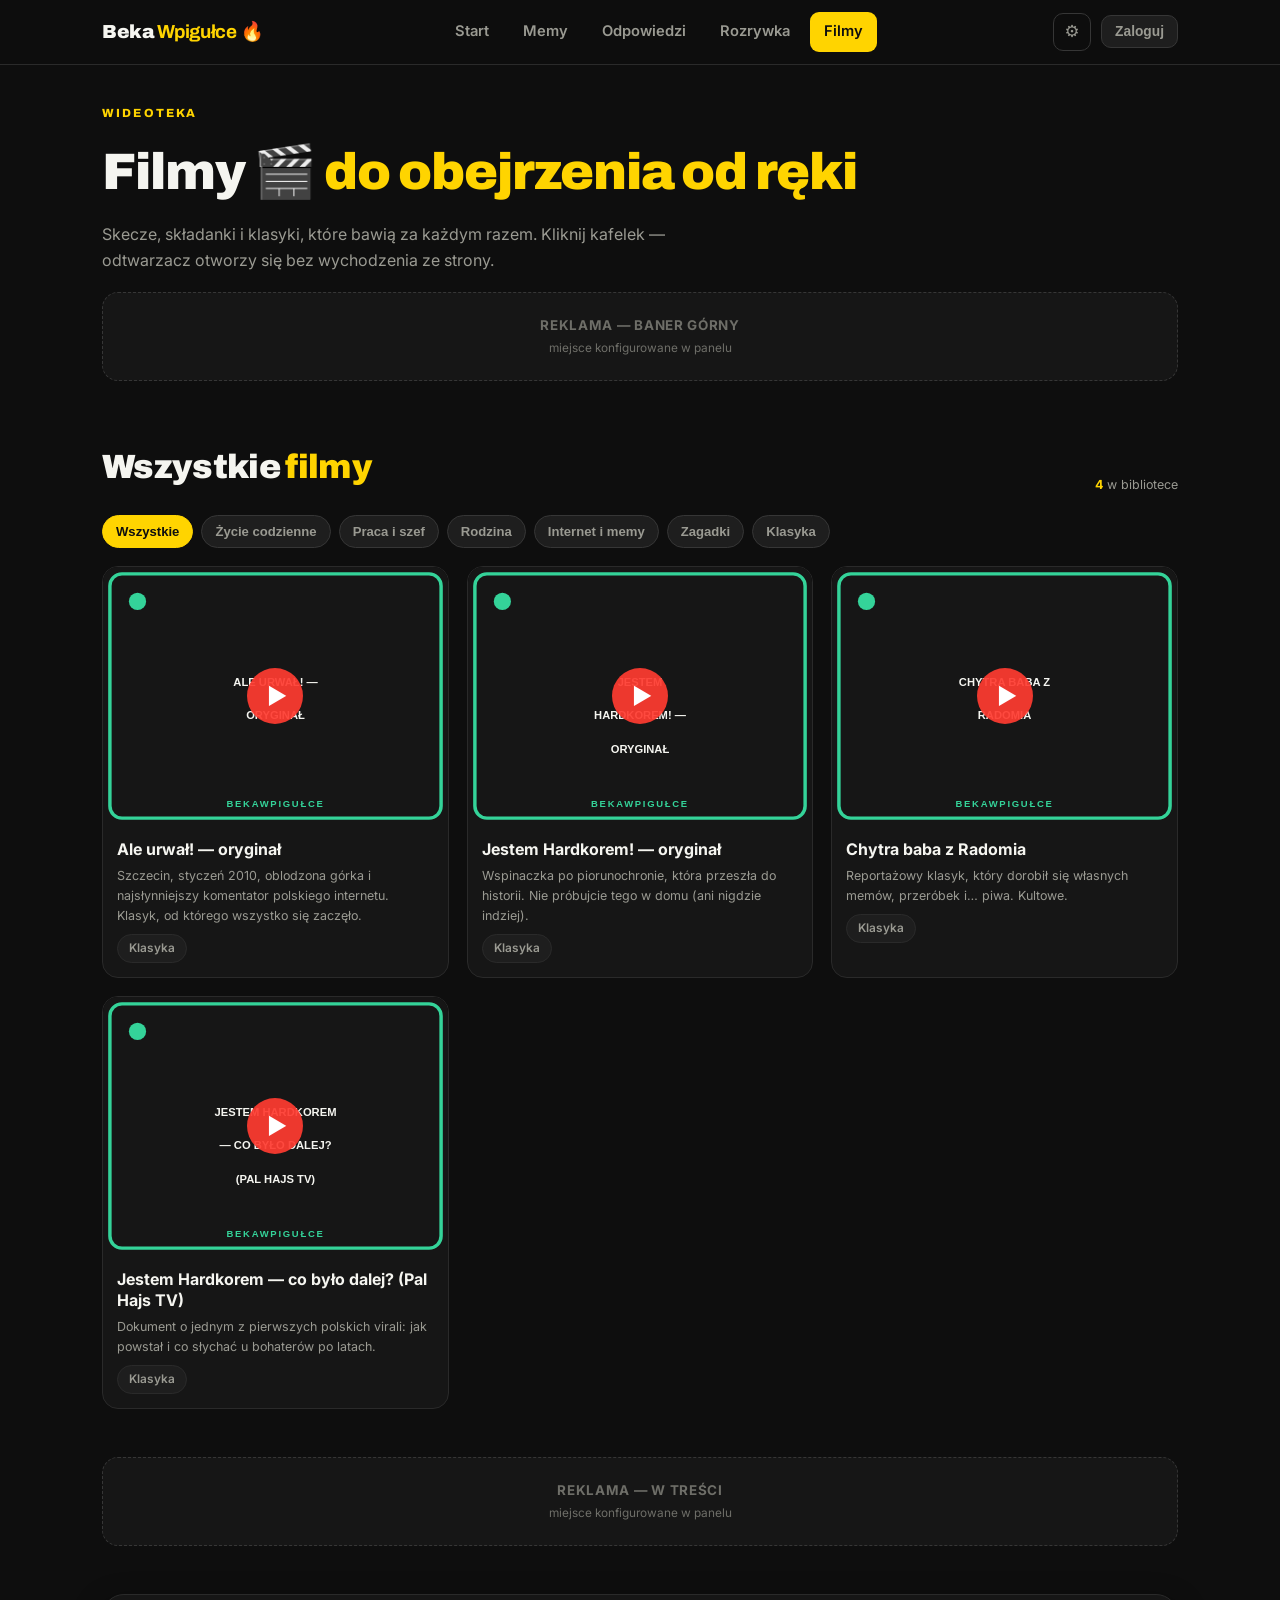
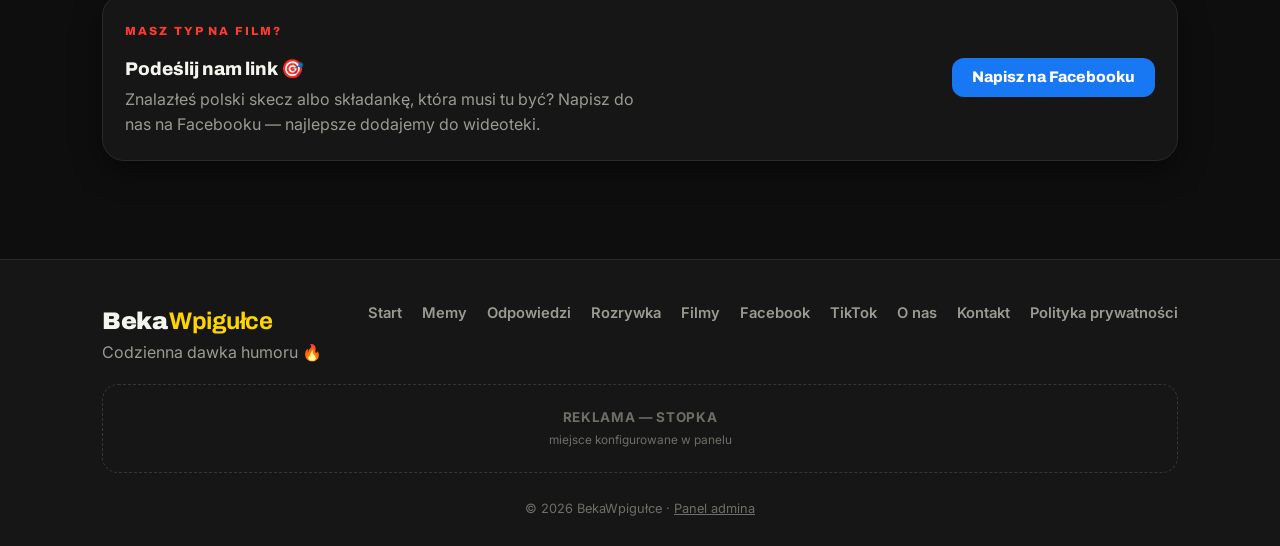
<file: filmy.html>
<!DOCTYPE html>
<html lang="pl">
<head>
<meta charset="UTF-8">
<meta name="viewport" content="width=device-width, initial-scale=1.0">
<title>Filmy — wideoteka — BekaWpigułce 🎬</title>
<meta name="description" content="Wideoteka BekaWpigułce: najlepsze polskie skecze, składanki i klasyki w jednym miejscu. Filtruj po kategorii i oglądaj bez wychodzenia ze strony.">
<link rel="preconnect" href="https://fonts.googleapis.com">
<link rel="preconnect" href="https://fonts.gstatic.com" crossorigin>
<link href="https://fonts.googleapis.com/css2?family=Archivo:ital,wght@0,600;0,800;0,900;1,900&family=Inter:wght@400;500;600;700&display=swap" rel="stylesheet">
<link rel="stylesheet" href="style.css">
<!--
  Reklamy AdSense: po zatwierdzeniu konta wklej w panelu (Reklamy → klient AdSense)
  identyfikator ca-pub-XXXX, a tutaj — jeśli chcesz auto-reklamy — odkomentuj skrypt:
  <script async src="https://pagead2.googlesyndication.com/pagead/js/adsbygoogle.js?client=ca-pub-XXXX" crossorigin="anonymous"></script>
-->
</head>
<body data-page="filmy">

<header class="wrap" style="padding-top:34px">
  <span class="eyebrow">Wideoteka</span>
  <h1 style="font-family:var(--disp);font-weight:900;font-size:clamp(2rem,6vw,3.2rem);letter-spacing:-.02em">
    Filmy 🎬 <span style="color:var(--yellow)">do obejrzenia od ręki</span>
  </h1>
  <p class="muted" style="max-width:60ch;margin-top:8px">Skecze, składanki i klasyki, które bawią za każdym razem. Kliknij kafelek — odtwarzacz otworzy się bez wychodzenia ze strony.</p>
</header>

<div class="wrap" style="margin-top:18px"><div data-ad="top"></div></div>

<main class="wrap" style="padding-top:22px">

  <!-- PASEK FILTRÓW KATEGORII -->
  <section class="block">
    <div class="sec-head">
      <h2 class="sec-h">Wszystkie <span class="ac">filmy</span></h2>
      <span class="muted micro"><b id="filmCount" style="color:var(--yellow)">0</b> w bibliotece</span>
    </div>
    <!-- Przyciski kategorii generuje filmy.js na podstawie DB.categories -->
    <div class="chips-row" id="filmCats" style="margin-bottom:18px"></div>

    <!-- Siatka kart wideo (renderuje Cards.video) -->
    <div class="grid grid-3" id="filmGrid"></div>

    <!-- Komunikat, gdy w danej kategorii nic nie ma -->
    <div class="empty" id="filmEmpty" hidden>
      <div style="font-size:2.6rem">🍿</div>
      <p class="muted" style="margin-top:6px">W tej kategorii nie ma jeszcze żadnego filmu.</p>
    </div>
  </section>

  <div data-ad="in-feed" style="margin:10px 0"></div>

  <!-- BLOK ZACHĘTY: zaproponuj film -->
  <section class="block">
    <div class="card" style="display:flex;flex-wrap:wrap;gap:16px;align-items:center;justify-content:space-between">
      <div>
        <span class="eyebrow red">Masz typ na film?</span>
        <h3 class="card-h" style="margin:4px 0 2px">Podeślij nam link 🎯</h3>
        <p class="muted" style="max-width:52ch">Znalazłeś polski skecz albo składankę, która musi tu być? Napisz do nas na Facebooku — najlepsze dodajemy do wideoteki.</p>
      </div>
      <a class="btn btn--fb" id="filmFb" target="_blank" rel="noopener">Napisz na Facebooku</a>
    </div>
  </section>

</main>

<!-- Kolejność ładowania: dane → powłoka (nawigacja/stopka) → karty → logika strony -->
<script src="content.js"></script>
<script src="db.js"></script>
<script src="shell.js"></script>
<script src="cards.js"></script>
<script src="filmy.js"></script>
</body>
</html>
</file>
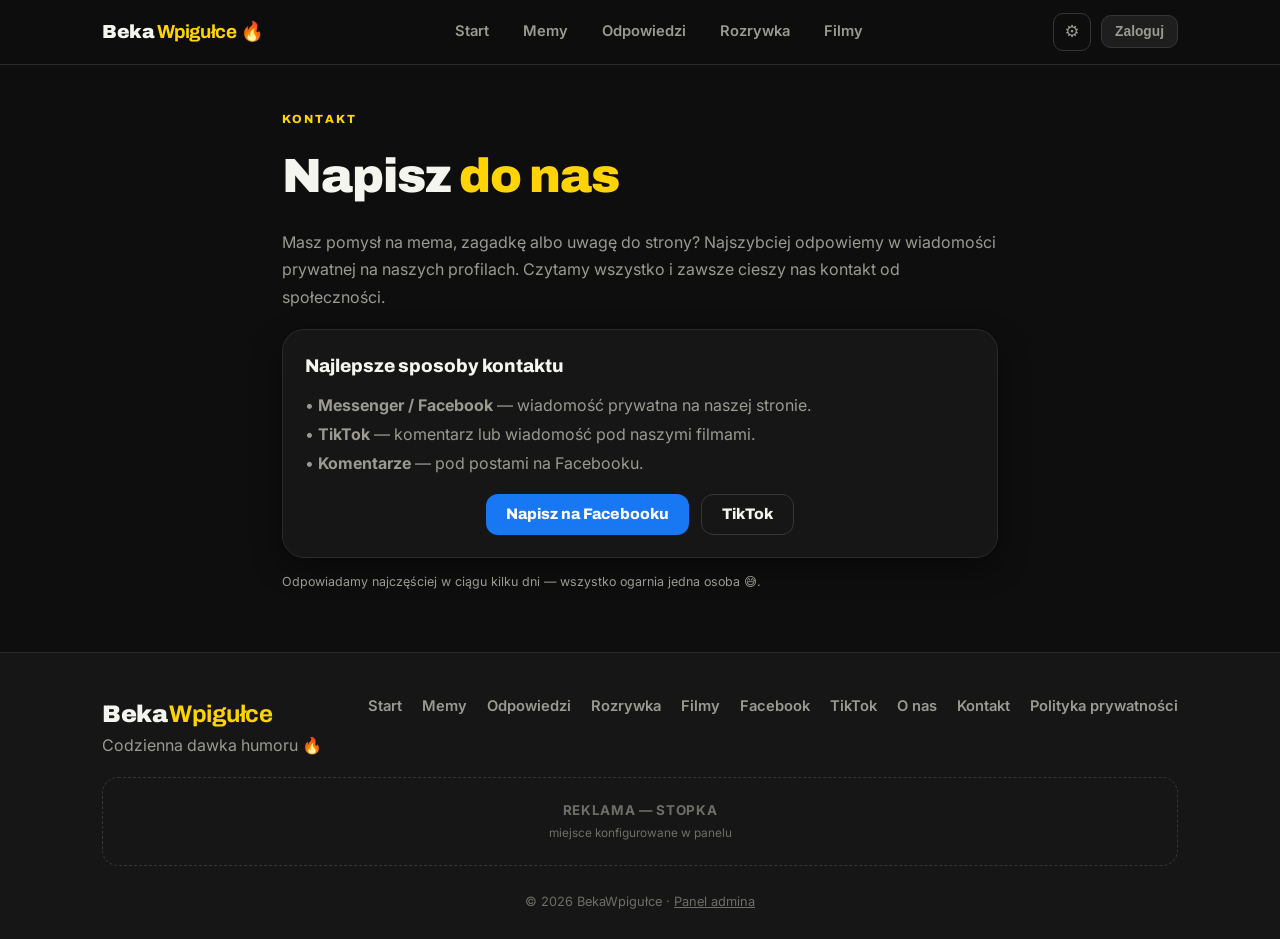
<file: kontakt.html>
<!DOCTYPE html>
<html lang="pl">
<head>
<meta charset="UTF-8">
<meta name="viewport" content="width=device-width, initial-scale=1.0">
<title>Kontakt — BekaWpigułce</title>
<meta name="description" content="Skontaktuj się z BekaWpigułce przez Facebooka lub TikToka. Chętnie poznamy Twoją opinię i pomysły.">
<link rel="preconnect" href="https://fonts.googleapis.com">
<link rel="preconnect" href="https://fonts.gstatic.com" crossorigin>
<link href="https://fonts.googleapis.com/css2?family=Archivo:ital,wght@0,600;0,800;0,900;1,900&family=Inter:wght@400;500;600;700&display=swap" rel="stylesheet">
<link rel="stylesheet" href="style.css">
</head>
<body data-page="info">
<main class="wrap" style="padding-top:40px;max-width:760px">
  <span class="eyebrow">Kontakt</span>
  <h1 style="font-family:var(--disp);font-weight:900;font-size:clamp(2rem,6vw,3rem);letter-spacing:-.02em">Napisz <span style="color:var(--yellow)">do nas</span></h1>
  <p class="muted" style="margin-top:14px;line-height:1.7">Masz pomysł na mema, zagadkę albo uwagę do strony? Najszybciej odpowiemy w wiadomości prywatnej na naszych profilach. Czytamy wszystko i zawsze cieszy nas kontakt od społeczności.</p>
  <div class="card" style="margin-top:18px">
    <h3 class="card-h" style="margin-bottom:10px">Najlepsze sposoby kontaktu</h3>
    <p class="muted" style="line-height:1.8">• <b>Messenger / Facebook</b> — wiadomość prywatna na naszej stronie.<br>• <b>TikTok</b> — komentarz lub wiadomość pod naszymi filmami.<br>• <b>Komentarze</b> — pod postami na Facebooku.</p>
    <div class="hero-cta" style="margin-top:16px">
      <a class="btn btn--fb" data-fb target="_blank" rel="noopener">Napisz na Facebooku</a>
      <a class="btn btn--ghost" data-tt target="_blank" rel="noopener">TikTok</a>
    </div>
  </div>
  <p class="muted micro" style="margin-top:14px">Odpowiadamy najczęściej w ciągu kilku dni — wszystko ogarnia jedna osoba 😅.</p>
</main>
<script src="content.js"></script>
<script src="db.js"></script>
<script src="shell.js"></script>
<script>document.addEventListener("DOMContentLoaded",()=>{var f=DB.settings.get();document.querySelectorAll("[data-fb]").forEach(a=>a.href=f.fb_page_url);document.querySelectorAll("[data-tt]").forEach(a=>a.href=f.tiktok_url);});</script>
</body>
</html>
</file>
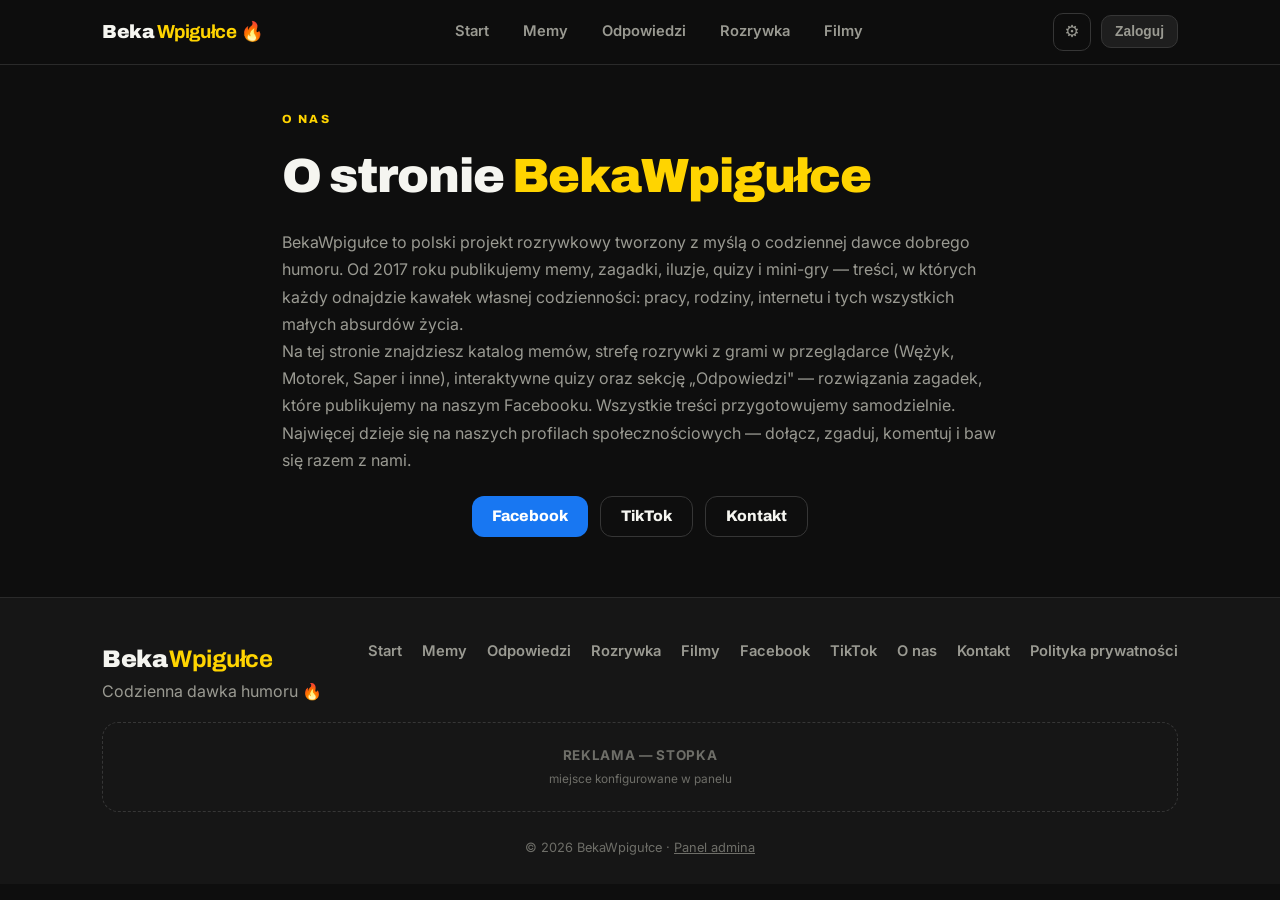
<file: o-nas.html>
<!DOCTYPE html>
<html lang="pl">
<head>
<meta charset="UTF-8">
<meta name="viewport" content="width=device-width, initial-scale=1.0">
<title>O nas — BekaWpigułce</title>
<meta name="description" content="BekaWpigułce — polska strona z humorem: memy, zagadki, mini-gry i quizy. Codzienna dawka beki od 2017 roku.">
<link rel="preconnect" href="https://fonts.googleapis.com">
<link rel="preconnect" href="https://fonts.gstatic.com" crossorigin>
<link href="https://fonts.googleapis.com/css2?family=Archivo:ital,wght@0,600;0,800;0,900;1,900&family=Inter:wght@400;500;600;700&display=swap" rel="stylesheet">
<link rel="stylesheet" href="style.css">
</head>
<body data-page="info">
<main class="wrap" style="padding-top:40px;max-width:760px">
  <span class="eyebrow">O nas</span>
  <h1 style="font-family:var(--disp);font-weight:900;font-size:clamp(2rem,6vw,3rem);letter-spacing:-.02em">O stronie <span style="color:var(--yellow)">BekaWpigułce</span></h1>
  <p class="muted" style="margin-top:14px;line-height:1.7">BekaWpigułce to polski projekt rozrywkowy tworzony z myślą o codziennej dawce dobrego humoru. Od 2017 roku publikujemy memy, zagadki, iluzje, quizy i mini-gry — treści, w których każdy odnajdzie kawałek własnej codzienności: pracy, rodziny, internetu i tych wszystkich małych absurdów życia.</p>
  <p class="muted" style="line-height:1.7">Na tej stronie znajdziesz katalog memów, strefę rozrywki z grami w przeglądarce (Wężyk, Motorek, Saper i inne), interaktywne quizy oraz sekcję „Odpowiedzi" — rozwiązania zagadek, które publikujemy na naszym Facebooku. Wszystkie treści przygotowujemy samodzielnie.</p>
  <p class="muted" style="line-height:1.7">Najwięcej dzieje się na naszych profilach społecznościowych — dołącz, zgaduj, komentuj i baw się razem z nami.</p>
  <div class="hero-cta" style="margin-top:22px">
    <a class="btn btn--fb" data-fb target="_blank" rel="noopener">Facebook</a>
    <a class="btn btn--ghost" data-tt target="_blank" rel="noopener">TikTok</a>
    <a class="btn btn--ghost" href="kontakt.html">Kontakt</a>
  </div>
</main>
<script src="content.js"></script>
<script src="db.js"></script>
<script src="shell.js"></script>
<script>document.addEventListener("DOMContentLoaded",()=>{var f=DB.settings.get();document.querySelectorAll("[data-fb]").forEach(a=>a.href=f.fb_page_url);document.querySelectorAll("[data-tt]").forEach(a=>a.href=f.tiktok_url);});</script>
</body>
</html>
</file>
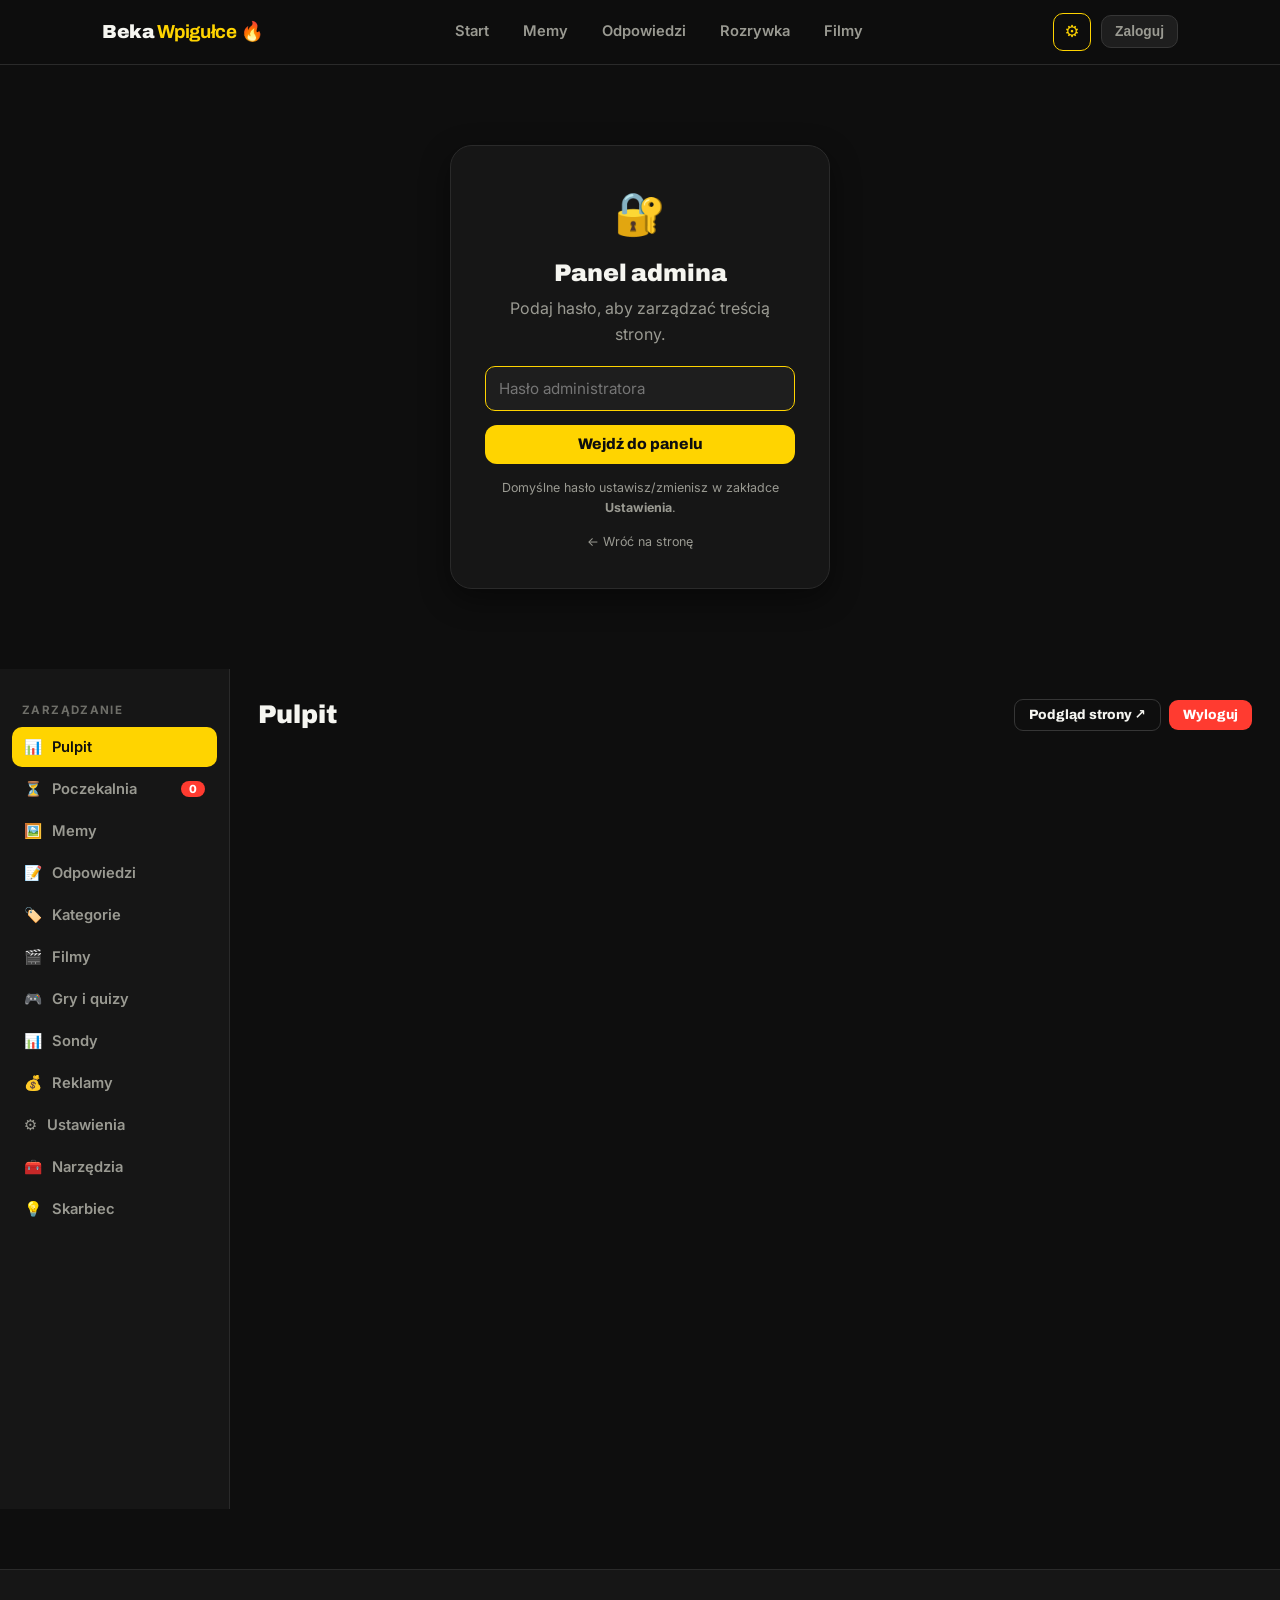
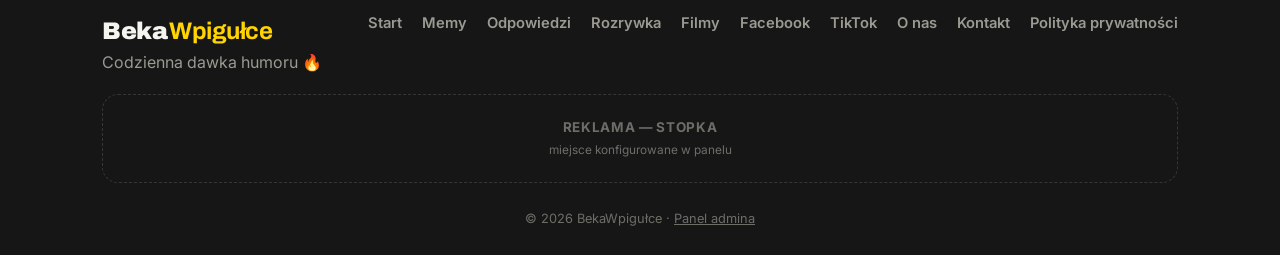
<file: panel-admina.html>
<!DOCTYPE html>
<html lang="pl">
<head>
<meta charset="UTF-8">
<meta name="viewport" content="width=device-width, initial-scale=1.0">
<title>Panel admina — BekaWpigułce ⚙️</title>
<meta name="robots" content="noindex,nofollow"><!-- panel nie ma trafiać do Google -->
<link rel="preconnect" href="https://fonts.googleapis.com">
<link rel="preconnect" href="https://fonts.gstatic.com" crossorigin>
<link href="https://fonts.googleapis.com/css2?family=Archivo:ital,wght@0,600;0,800;0,900;1,900&family=Inter:wght@400;500;600;700&display=swap" rel="stylesheet">
<link rel="stylesheet" href="style.css">
</head>
<body data-page="admin">

<!-- ===================================================================== -->
<!-- BRAMA LOGOWANIA                                                        -->
<!-- UWAGA: to NIE jest realne zabezpieczenie. Hasło leży w przeglądarce    -->
<!-- (localStorage) i każdy z dostępem do urządzenia może je odczytać.      -->
<!-- Prawdziwą ochronę daje dopiero logowanie po stronie serwera —          -->
<!-- patrz README.md, sekcja „Bezpieczeństwo i przejście na backend".       -->
<!-- ===================================================================== -->
<div class="login-gate" id="gate">
  <div class="card">
    <div style="font-size:2.6rem">🔐</div>
    <h2 style="font-family:var(--disp);font-weight:900;margin:8px 0 4px">Panel admina</h2>
    <p class="muted" style="margin-bottom:18px">Podaj hasło, aby zarządzać treścią strony.</p>
    <div class="field">
      <input type="password" id="gatePass" placeholder="Hasło administratora" autocomplete="current-password">
    </div>
    <button class="btn btn--block" id="gateBtn">Wejdź do panelu</button>
    <p class="muted micro" style="margin-top:14px">Domyślne hasło ustawisz/zmienisz w zakładce <b>Ustawienia</b>.</p>
    <p style="margin-top:10px"><a href="index.html" class="micro muted">← Wróć na stronę</a></p>
  </div>
</div>

<!-- ===================================================================== -->
<!-- WŁAŚCIWY PANEL (ukryty do czasu zalogowania; odsłania admin.js)         -->
<!-- Sidebar po lewej + panele po prawej. Treść paneli wypełnia admin.js.   -->
<!-- ===================================================================== -->
<div class="adm" id="admApp" hidden>

  <!-- BOCZNE MENU -->
  <aside class="adm-side">
    <h4>Zarządzanie</h4>
    <nav class="adm-nav" id="admNav">
      <button data-pane="pulpit" class="on">📊 <span>Pulpit</span></button>
      <button data-pane="poczekalnia">⏳ <span>Poczekalnia</span><span class="count" id="navPending">0</span></button>
      <button data-pane="memy">🖼️ <span>Memy</span></button>
      <button data-pane="odpowiedzi">📝 <span>Odpowiedzi</span></button>
      <button data-pane="kategorie">🏷️ <span>Kategorie</span></button>
      <button data-pane="filmy">🎬 <span>Filmy</span></button>
      <button data-pane="gry">🎮 <span>Gry i quizy</span></button>
      <button data-pane="sondy">📊 <span>Sondy</span></button>
      <button data-pane="reklamy">💰 <span>Reklamy</span></button>
      <button data-pane="ustawienia">⚙️ <span>Ustawienia</span></button>
      <button data-pane="narzedzia">🧰 <span>Narzędzia</span></button>
      <button data-pane="skarbiec">💡 <span>Skarbiec</span></button>
    </nav>
  </aside>

  <!-- PANELE -->
  <main class="adm-main">
    <div class="adm-head">
      <h2 id="paneTitle">Pulpit</h2>
      <div style="display:flex;gap:8px;align-items:center">
        <a href="index.html" class="btn btn--ghost btn--sm" target="_blank" rel="noopener">Podgląd strony ↗</a>
        <button class="btn btn--red btn--sm" id="admLogout">Wyloguj</button>
      </div>
    </div>

    <!-- Każdy panel to pusty kontener wypełniany przez admin.js -->
    <section class="adm-pane on" id="pane-pulpit"></section>
    <section class="adm-pane" id="pane-poczekalnia"></section>
    <section class="adm-pane" id="pane-memy"></section>
    <section class="adm-pane" id="pane-odpowiedzi"></section>
    <section class="adm-pane" id="pane-kategorie"></section>
    <section class="adm-pane" id="pane-filmy"></section>
    <section class="adm-pane" id="pane-gry"></section>
    <section class="adm-pane" id="pane-sondy"></section>
    <section class="adm-pane" id="pane-reklamy"></section>
    <section class="adm-pane" id="pane-ustawienia"></section>
    <section class="adm-pane" id="pane-narzedzia"></section>
    <section class="adm-pane" id="pane-skarbiec"></section>
  </main>
</div>

<!-- Kolejność: dane → powłoka (toast/modal + górna nawigacja) → logika panelu -->
<script src="content.js"></script>
<script src="db.js"></script>
<script src="shell.js"></script>
<script src="admin.js"></script>
</body>
</html>
</file>
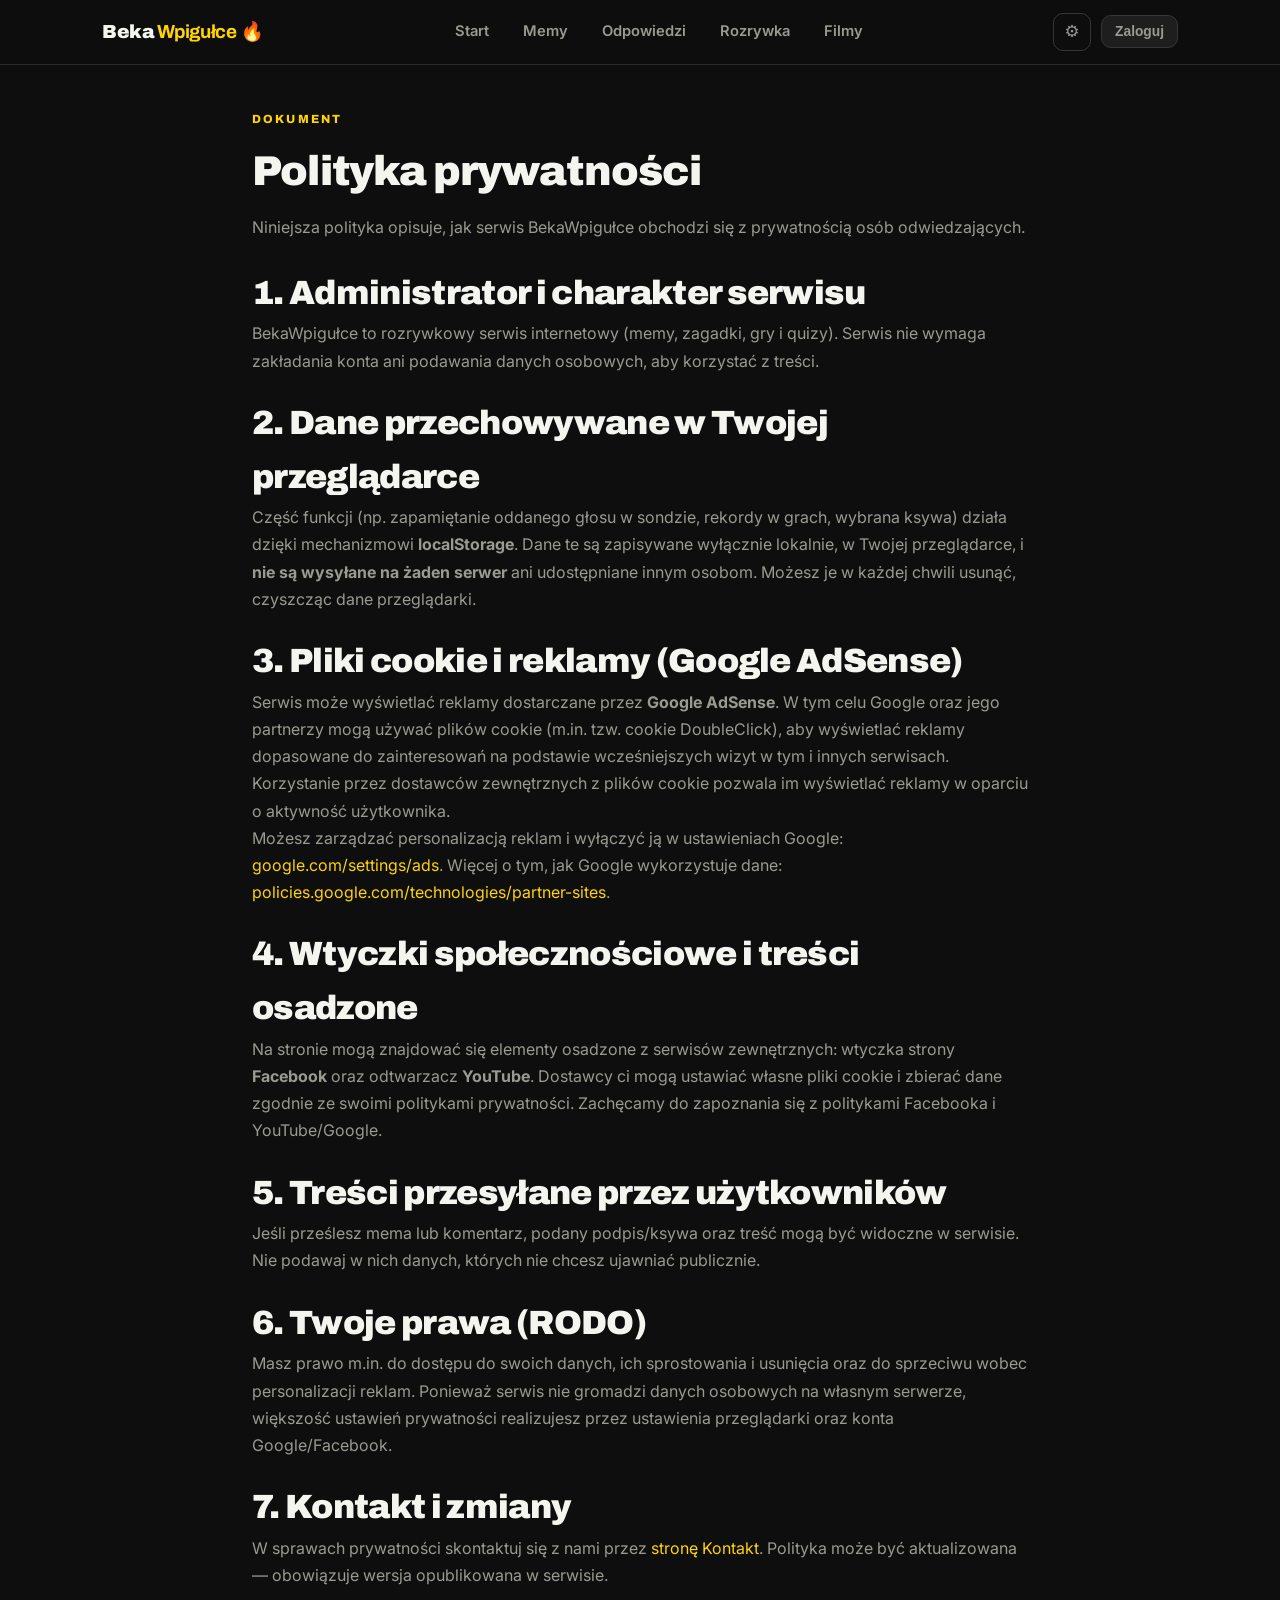
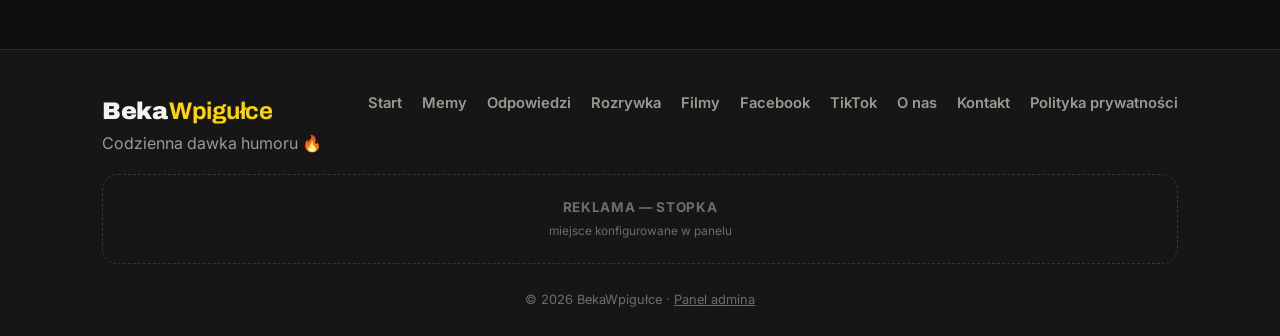
<file: polityka-prywatnosci.html>
<!DOCTYPE html>
<html lang="pl">
<head>
<meta charset="UTF-8">
<meta name="viewport" content="width=device-width, initial-scale=1.0">
<title>Polityka prywatności — BekaWpigułce</title>
<meta name="description" content="Polityka prywatności serwisu BekaWpigułce: pliki cookie, reklamy Google, wtyczki społecznościowe i dane przechowywane lokalnie.">
<link rel="preconnect" href="https://fonts.googleapis.com">
<link rel="preconnect" href="https://fonts.gstatic.com" crossorigin>
<link href="https://fonts.googleapis.com/css2?family=Archivo:ital,wght@0,600;0,800;0,900;1,900&family=Inter:wght@400;500;600;700&display=swap" rel="stylesheet">
<link rel="stylesheet" href="style.css">
</head>
<body data-page="info">
<main class="wrap" style="padding-top:40px;max-width:820px">
  <span class="eyebrow">Dokument</span>
  <h1 style="font-family:var(--disp);font-weight:900;font-size:clamp(1.8rem,5vw,2.6rem);letter-spacing:-.02em">Polityka prywatności</h1>
  <p class="muted" style="margin-top:10px">Niniejsza polityka opisuje, jak serwis BekaWpigułce obchodzi się z prywatnością osób odwiedzających.</p>

  <h2 class="sec-h" style="margin-top:26px">1. Administrator i charakter serwisu</h2>
  <p class="muted" style="line-height:1.7">BekaWpigułce to rozrywkowy serwis internetowy (memy, zagadki, gry i quizy). Serwis nie wymaga zakładania konta ani podawania danych osobowych, aby korzystać z treści.</p>

  <h2 class="sec-h" style="margin-top:22px">2. Dane przechowywane w Twojej przeglądarce</h2>
  <p class="muted" style="line-height:1.7">Część funkcji (np. zapamiętanie oddanego głosu w sondzie, rekordy w grach, wybrana ksywa) działa dzięki mechanizmowi <b>localStorage</b>. Dane te są zapisywane wyłącznie lokalnie, w Twojej przeglądarce, i <b>nie są wysyłane na żaden serwer</b> ani udostępniane innym osobom. Możesz je w każdej chwili usunąć, czyszcząc dane przeglądarki.</p>

  <h2 class="sec-h" style="margin-top:22px">3. Pliki cookie i reklamy (Google AdSense)</h2>
  <p class="muted" style="line-height:1.7">Serwis może wyświetlać reklamy dostarczane przez <b>Google AdSense</b>. W tym celu Google oraz jego partnerzy mogą używać plików cookie (m.in. tzw. cookie DoubleClick), aby wyświetlać reklamy dopasowane do zainteresowań na podstawie wcześniejszych wizyt w tym i innych serwisach. Korzystanie przez dostawców zewnętrznych z plików cookie pozwala im wyświetlać reklamy w oparciu o aktywność użytkownika.</p>
  <p class="muted" style="line-height:1.7">Możesz zarządzać personalizacją reklam i wyłączyć ją w ustawieniach Google: <a href="https://www.google.com/settings/ads" target="_blank" rel="noopener" style="color:var(--yellow)">google.com/settings/ads</a>. Więcej o tym, jak Google wykorzystuje dane: <a href="https://policies.google.com/technologies/partner-sites" target="_blank" rel="noopener" style="color:var(--yellow)">policies.google.com/technologies/partner-sites</a>.</p>

  <h2 class="sec-h" style="margin-top:22px">4. Wtyczki społecznościowe i treści osadzone</h2>
  <p class="muted" style="line-height:1.7">Na stronie mogą znajdować się elementy osadzone z serwisów zewnętrznych: wtyczka strony <b>Facebook</b> oraz odtwarzacz <b>YouTube</b>. Dostawcy ci mogą ustawiać własne pliki cookie i zbierać dane zgodnie ze swoimi politykami prywatności. Zachęcamy do zapoznania się z politykami Facebooka i YouTube/Google.</p>

  <h2 class="sec-h" style="margin-top:22px">5. Treści przesyłane przez użytkowników</h2>
  <p class="muted" style="line-height:1.7">Jeśli prześlesz mema lub komentarz, podany podpis/ksywa oraz treść mogą być widoczne w serwisie. Nie podawaj w nich danych, których nie chcesz ujawniać publicznie.</p>

  <h2 class="sec-h" style="margin-top:22px">6. Twoje prawa (RODO)</h2>
  <p class="muted" style="line-height:1.7">Masz prawo m.in. do dostępu do swoich danych, ich sprostowania i usunięcia oraz do sprzeciwu wobec personalizacji reklam. Ponieważ serwis nie gromadzi danych osobowych na własnym serwerze, większość ustawień prywatności realizujesz przez ustawienia przeglądarki oraz konta Google/Facebook.</p>

  <h2 class="sec-h" style="margin-top:22px">7. Kontakt i zmiany</h2>
  <p class="muted" style="line-height:1.7">W sprawach prywatności skontaktuj się z nami przez <a href="kontakt.html" style="color:var(--yellow)">stronę Kontakt</a>. Polityka może być aktualizowana — obowiązuje wersja opublikowana w serwisie.</p>
</main>
<script src="content.js"></script>
<script src="db.js"></script>
<script src="shell.js"></script>
<script>document.addEventListener("DOMContentLoaded",()=>{var f=DB.settings.get();document.querySelectorAll("[data-fb]").forEach(a=>a.href=f.fb_page_url);document.querySelectorAll("[data-tt]").forEach(a=>a.href=f.tiktok_url);});</script>
</body>
</html>
</file>
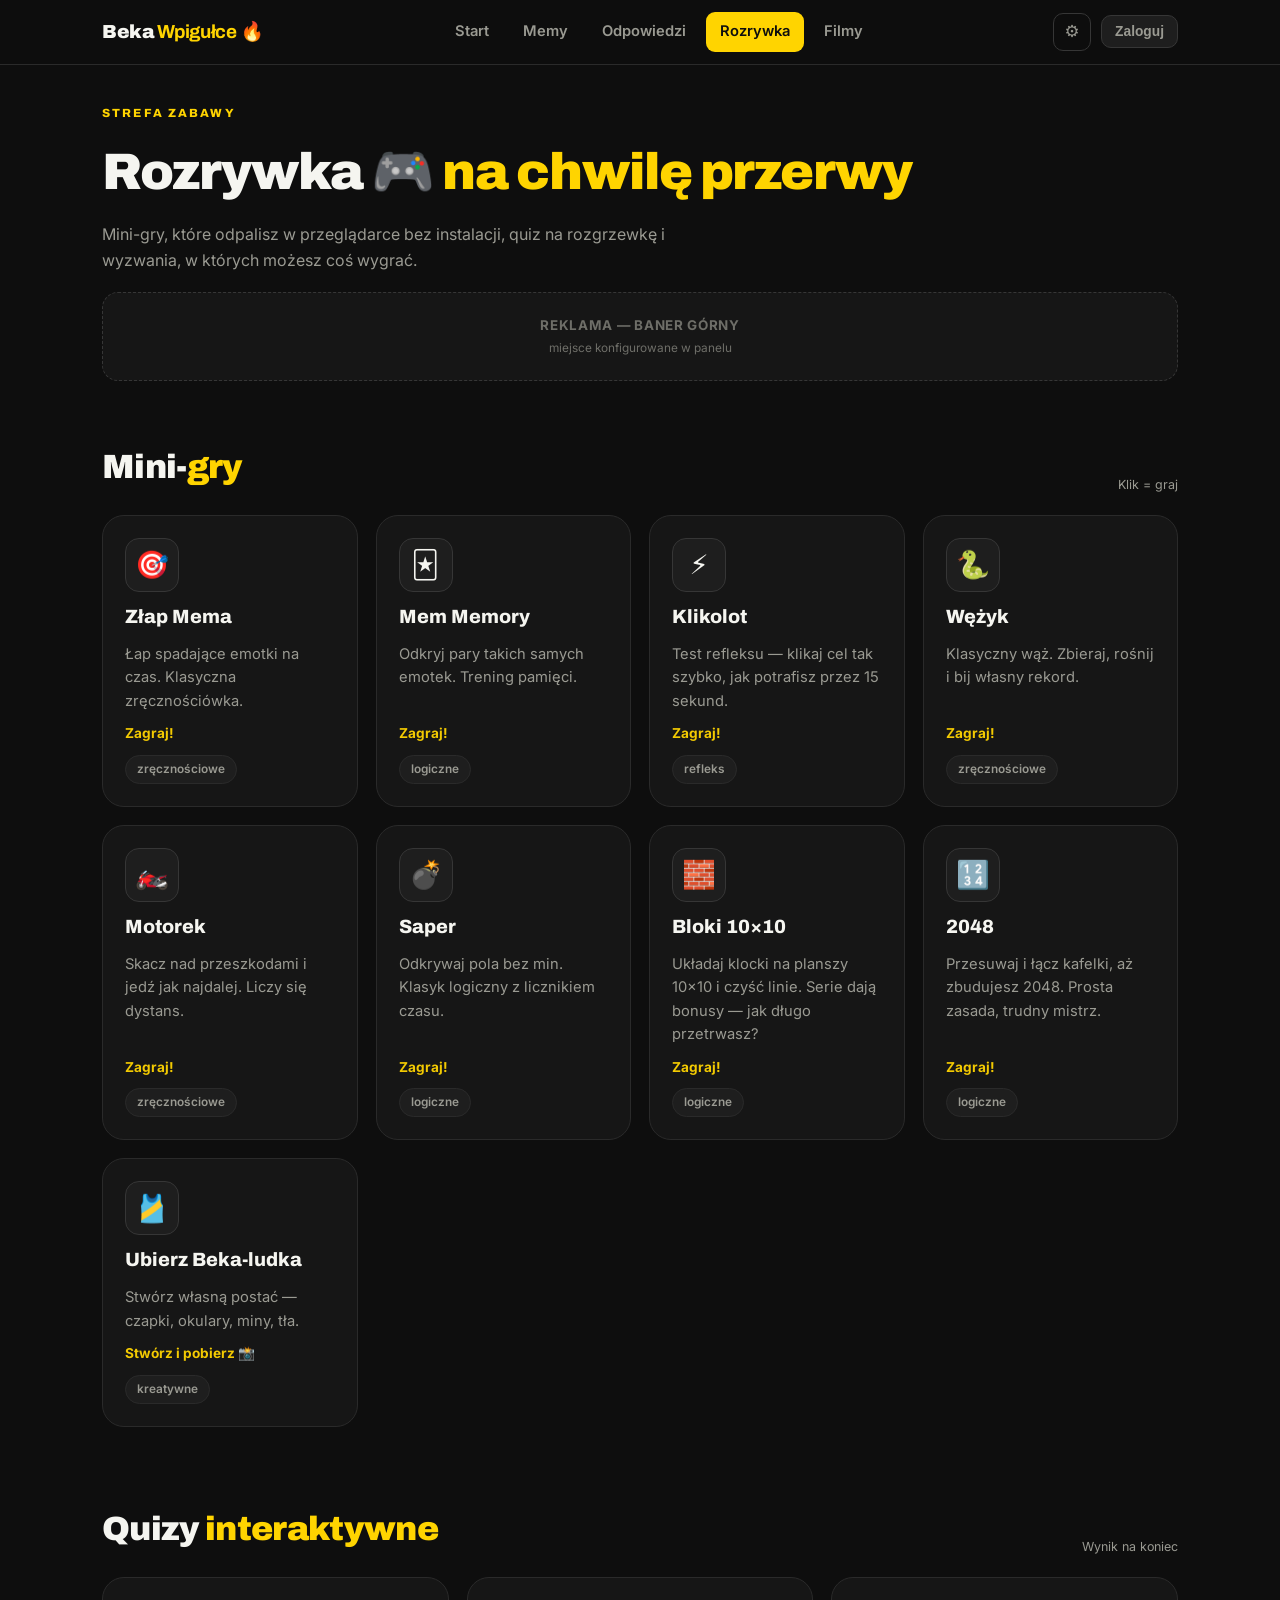
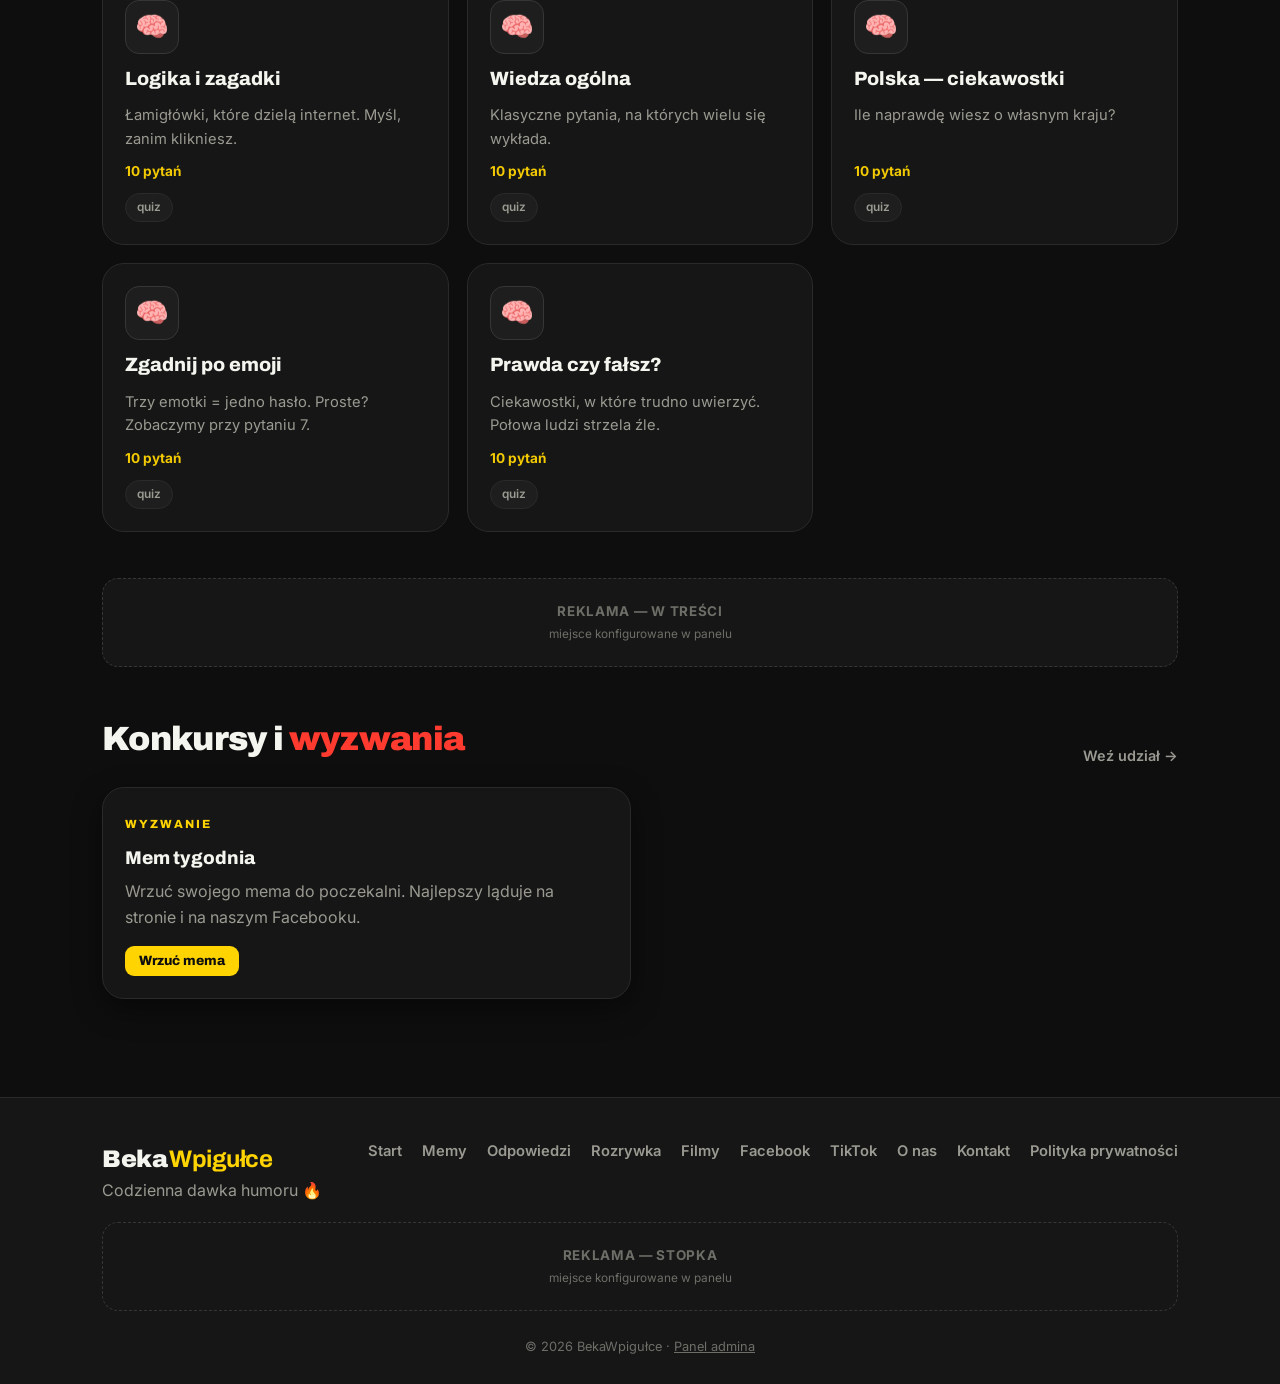
<file: rozrywka.html>
<!DOCTYPE html>
<html lang="pl">
<head>
<meta charset="UTF-8">
<meta name="viewport" content="width=device-width, initial-scale=1.0">
<title>Rozrywka — gry i quizy — BekaWpigułce 🎮</title>
<meta name="description" content="Mini-gry w przeglądarce z zapisem rekordów: Wężyk, Motorek, Saper, Złap Mema, Mem Memory, Klikolot oraz Ubieranka. Plus interaktywne quizy i wyzwania.">
<link rel="preconnect" href="https://fonts.googleapis.com">
<link rel="preconnect" href="https://fonts.gstatic.com" crossorigin>
<link href="https://fonts.googleapis.com/css2?family=Archivo:ital,wght@0,600;0,800;0,900;1,900&family=Inter:wght@400;500;600;700&display=swap" rel="stylesheet">
<link rel="stylesheet" href="style.css">
</head>
<body data-page="rozrywka">

<header class="wrap" style="padding-top:34px">
  <span class="eyebrow">Strefa zabawy</span>
  <h1 style="font-family:var(--disp);font-weight:900;font-size:clamp(2rem,6vw,3.2rem);letter-spacing:-.02em">
    Rozrywka 🎮 <span style="color:var(--yellow)">na chwilę przerwy</span>
  </h1>
  <p class="muted" style="max-width:58ch;margin-top:8px">Mini-gry, które odpalisz w przeglądarce bez instalacji, quiz na rozgrzewkę i wyzwania, w których możesz coś wygrać.</p>
</header>

<div class="wrap" style="margin-top:18px"><div data-ad="top"></div></div>

<main class="wrap" style="padding-top:22px">

  <!-- GRY -->
  <section class="block">
    <div class="sec-head">
      <h2 class="sec-h">Mini-<span class="ac">gry</span></h2>
      <span class="muted micro">Klik = graj</span>
    </div>
    <div class="grid grid-4" id="gamesGrid"></div>
  </section>

  <!-- QUIZY -->
  <section class="block">
    <div class="sec-head">
      <h2 class="sec-h">Quizy <span class="ac">interaktywne</span></h2>
      <span class="muted micro">Wynik na koniec</span>
    </div>
    <div class="grid grid-3" id="quizGrid"></div>
  </section>

  <div data-ad="in-feed" style="margin:8px 0"></div>

  <!-- KONKURSY / WYZWANIA -->
  <section class="block">
    <div class="sec-head">
      <h2 class="sec-h">Konkursy i <span class="ar">wyzwania</span></h2>
      <a class="sec-link" href="memy.html#dodaj">Weź udział →</a>
    </div>
    <div class="grid grid-2" id="challengesGrid"></div>
  </section>

</main>

<script src="content.js"></script>
<script src="db.js"></script>
<script src="shell.js"></script>
<script src="rozrywka.js"></script>
</body>
</html>
</file>
<file: style.css>
/* ============================================================================
   BekaWpigułce — STYLE  (css/style.css)
   Dark mode • barwy marki: czerń #0E0E0E, żółć #FFD400, czerwień #FF3B30
   Sygnatura: „system ognia" — głosy 🔥, medaliony rankingu, pasek heat.
   Spis: 1.Tokeny 2.Baza 3.Nawigacja 4.Hero 5.Sekcje 6.Karty 7.Memy+głosy
         8.Quiz/Sonda/Reakcje 9.Gry 10.Filmy 11.Formularze 12.Toast/Modal
         13.Reklamy 14.Panel admina 15.Responsywność 16.Dostępność
   ========================================================================== */

/* ---------- 1. TOKENY ----------------------------------------------------- */
:root{
  --bg:#0E0E0E; --surface:#161616; --surface-2:#1E1E1E; --raise:#242424;
  --line:#2A2A2A; --line-2:#363636;
  --ink:#F5F5F0; --muted:#9A9A92; --faint:#6E6E68;
  --yellow:#FFD400; --yellow-d:#E6BF00; --red:#FF3B30; --red-d:#D8261C;
  --green:#34D399; --blue:#3B82F6;
  --disp:'Archivo','Arial Black',system-ui,sans-serif;
  --body:'Inter','Segoe UI',system-ui,sans-serif;
  --r:16px; --r-lg:22px; --r-sm:10px;
  --shadow:0 10px 30px rgba(0,0,0,.45);
  --maxw:1120px;
}

/* ---------- 2. BAZA ------------------------------------------------------- */
*{box-sizing:border-box;margin:0;padding:0}
html{scroll-behavior:smooth}
body{
  font-family:var(--body); background:var(--bg); color:var(--ink); line-height:1.6;
  -webkit-font-smoothing:antialiased; overflow-x:hidden;
}
img{max-width:100%;display:block}
a{color:var(--yellow);text-decoration:none}
::selection{background:var(--yellow);color:#0E0E0E}
.wrap{max-width:var(--maxw);margin:0 auto;padding:0 22px}
.muted{color:var(--muted)} .faint{color:var(--faint)}
.micro{font-size:.78rem} .row{display:flex;align-items:center}
.center{text-align:center}
.eyebrow{font-family:var(--disp);font-weight:800;font-size:.74rem;letter-spacing:.18em;
  text-transform:uppercase;color:var(--yellow);display:inline-block;margin-bottom:10px}
.eyebrow.red{color:var(--red)}

/* przyciski */
.btn{display:inline-flex;align-items:center;gap:8px;background:var(--yellow);color:#0E0E0E;
  border:none;padding:12px 20px;border-radius:12px;font-family:var(--disp);font-weight:800;
  font-size:.96rem;cursor:pointer;transition:transform .12s,background .15s,box-shadow .15s;
  line-height:1;text-decoration:none}
.btn:hover{background:var(--yellow-d);transform:translateY(-2px)}
.btn:active{transform:translateY(0)}
.btn--ghost{background:transparent;color:var(--ink);border:1.5px solid var(--line-2)}
.btn--ghost:hover{border-color:var(--yellow);background:rgba(255,212,0,.06)}
.btn--red{background:var(--red);color:#fff} .btn--red:hover{background:var(--red-d)}
.btn--fb{background:#1877F2;color:#fff} .btn--fb:hover{background:#1466d6}
.btn--sm{padding:8px 14px;font-size:.84rem;border-radius:9px}
.btn--block{width:100%;justify-content:center}

/* znaczniki / pigułki */
.pill{display:inline-flex;align-items:center;gap:5px;background:var(--surface-2);color:var(--muted);
  border:1px solid var(--line);padding:4px 11px;border-radius:999px;font-size:.74rem;font-weight:600}
.pill--y{color:#0E0E0E;background:var(--yellow);border-color:var(--yellow)}
.pill--r{color:#fff;background:var(--red);border-color:var(--red)}
.tag{font-size:.72rem;color:var(--yellow);font-weight:600}
.tag::before{content:'#'}

/* ---------- 3. NAWIGACJA / BANNER / STOPKA ------------------------------- */
.banner{background:linear-gradient(90deg,var(--yellow),#ffe14d);color:#0E0E0E;
  text-align:center;font-weight:700;font-size:.9rem;padding:8px 14px}
.nav{position:sticky;top:0;z-index:50;background:rgba(14,14,14,.82);
  backdrop-filter:blur(12px);border-bottom:1px solid var(--line)}
.nav-in{display:flex;align-items:center;justify-content:space-between;padding:12px 22px;gap:18px}
.brand{font-family:var(--disp);font-weight:900;font-size:1.18rem;letter-spacing:-.02em;
  color:var(--ink);display:inline-flex;align-items:center;gap:2px}
.brand b{color:var(--yellow)} .brand i{font-style:normal;margin-left:3px;transform:rotate(8deg);display:inline-block}
.brand--lg{font-size:1.5rem}
.nav-links{display:flex;gap:6px}
.nav-links a{color:var(--muted);font-weight:600;font-size:.92rem;padding:8px 14px;border-radius:9px;transition:.15s}
.nav-links a:hover{color:var(--ink);background:var(--surface-2)}
.nav-links a.is-active{color:#0E0E0E;background:var(--yellow)}
.nav-right{display:flex;align-items:center;gap:10px}
.nav-admin{position:relative;width:38px;height:38px;display:grid;place-items:center;
  border:1px solid var(--line-2);border-radius:10px;color:var(--muted);font-size:1.05rem;transition:.15s}
.nav-admin:hover,.nav-admin.is-active{border-color:var(--yellow);color:var(--yellow)}
.dot-badge{position:absolute;top:-7px;right:-7px;background:var(--red);color:#fff;font-size:.66rem;
  font-weight:800;min-width:18px;height:18px;border-radius:999px;display:grid;place-items:center;padding:0 4px;font-family:var(--body)}
.chip{background:var(--surface-2);border:1px solid var(--line-2);color:var(--ink);
  padding:8px 13px;border-radius:10px;font-weight:600;font-size:.86rem;cursor:pointer;transition:.15s}
.chip:hover{border-color:var(--yellow)} .chip--ghost{color:var(--muted)}
.burger{display:none;background:none;border:1px solid var(--line-2);color:var(--ink);
  width:38px;height:38px;border-radius:10px;font-size:1.2rem;cursor:pointer}
.drawer{display:none;flex-direction:column;border-top:1px solid var(--line);padding:8px 22px 14px}
.drawer.open{display:flex}
.drawer a{color:var(--ink);padding:12px 6px;border-bottom:1px solid var(--line);font-weight:600}

.foot{border-top:1px solid var(--line);margin-top:60px;padding:42px 0 26px;background:var(--surface)}
.foot-in{display:flex;justify-content:space-between;gap:24px;flex-wrap:wrap;align-items:flex-start}
.foot-links{display:flex;gap:8px 20px;flex-wrap:wrap}
.foot-links a{color:var(--muted);font-weight:600;font-size:.92rem}
.foot-links a:hover{color:var(--yellow)}
.foot-copy{text-align:center;color:var(--faint);font-size:.8rem;margin-top:26px}
.foot-copy a{color:var(--faint);text-decoration:underline}

/* ---------- 4. HERO ------------------------------------------------------ */
.hero{position:relative;padding:74px 22px 44px;text-align:center;overflow:hidden}
.hero::before{content:'';position:absolute;inset:0;z-index:-1;opacity:.5;
  background:
    radial-gradient(60% 60% at 50% 0%,rgba(255,212,0,.10),transparent 70%),
    radial-gradient(40% 40% at 80% 20%,rgba(255,59,48,.10),transparent 70%);}
.hero .dots{position:absolute;inset:0;z-index:-1;opacity:.05;
  background-image:radial-gradient(var(--ink) 1px,transparent 1px);background-size:20px 20px}
.hero h1{font-family:var(--disp);font-weight:900;font-size:clamp(2.6rem,9vw,5.4rem);
  line-height:.92;letter-spacing:-.03em;max-width:16ch;margin:0 auto}
.hero h1 .pop{color:var(--yellow);display:inline-block;transform:rotate(-2deg)}
.hero h1 .hot{color:var(--red)}
.hero p{font-size:1.15rem;color:var(--muted);max-width:52ch;margin:20px auto 28px}
.hero-cta{display:flex;gap:12px;justify-content:center;flex-wrap:wrap}
.stats{display:flex;gap:14px;justify-content:center;flex-wrap:wrap;margin-top:40px}
.stat{background:var(--surface);border:1px solid var(--line);border-radius:var(--r);padding:16px 22px;min-width:120px}
.stat b{font-family:var(--disp);font-weight:900;font-size:1.8rem;color:var(--yellow);display:block;line-height:1}
.stat span{font-size:.74rem;color:var(--muted);text-transform:uppercase;letter-spacing:.08em}

/* ---------- 5. SEKCJE ---------------------------------------------------- */
.block{padding:38px 0}
.sec-head{display:flex;align-items:flex-end;justify-content:space-between;gap:16px;margin-bottom:20px}
.sec-h{font-family:var(--disp);font-weight:900;font-size:clamp(1.5rem,4vw,2.1rem);letter-spacing:-.02em}
.sec-h .ac{color:var(--yellow)} .sec-h .ar{color:var(--red)}
.sec-link{color:var(--muted);font-weight:600;font-size:.9rem;white-space:nowrap}
.sec-link:hover{color:var(--yellow)}

.grid{display:grid;gap:18px}
.grid-2{grid-template-columns:repeat(2,1fr)}
.grid-3{grid-template-columns:repeat(3,1fr)}
.grid-4{grid-template-columns:repeat(4,1fr)}
.split{display:grid;grid-template-columns:1.4fr .9fr;gap:18px}

/* ---------- 6. KARTY (ogólne) ------------------------------------------- */
.card{background:var(--surface);border:1px solid var(--line);border-radius:var(--r-lg);
  padding:22px;box-shadow:var(--shadow)}
.card--pad0{padding:0;overflow:hidden}
.card-h{font-family:var(--disp);font-weight:800;font-size:1.15rem;margin-bottom:6px}

/* ---------- 7. MEMY + GŁOSOWANIE ---------------------------------------- */
.meme-grid{display:grid;grid-template-columns:repeat(3,1fr);gap:18px}
.meme{background:var(--surface);border:1px solid var(--line);border-radius:var(--r);
  overflow:hidden;display:flex;flex-direction:column;transition:transform .15s,border-color .15s}
.meme:hover{transform:translateY(-4px);border-color:var(--line-2)}
.meme-imgwrap{position:relative;aspect-ratio:4/3;background:#0a0a0a}
.meme-imgwrap img{width:100%;height:100%;object-fit:cover}
.meme-rank{position:absolute;top:10px;left:10px;width:34px;height:34px;border-radius:10px;
  display:grid;place-items:center;font-family:var(--disp);font-weight:900;font-size:.95rem;color:#0E0E0E;
  background:var(--yellow);box-shadow:0 4px 12px rgba(0,0,0,.4)}
.meme-rank.r1{background:linear-gradient(135deg,#FFE066,#FFD400)}
.meme-rank.r2{background:linear-gradient(135deg,#E8E8E8,#B8B8B8)}
.meme-rank.r3{background:linear-gradient(135deg,#E8A87C,#CD7F32)}
.meme-cat{position:absolute;top:10px;right:10px}
.meme-body{padding:14px;display:flex;flex-direction:column;gap:10px;flex:1}
.meme-cap{font-weight:600;font-size:1rem;line-height:1.35}
.meme-meta{display:flex;align-items:center;gap:8px;font-size:.78rem;color:var(--faint)}
.meme-tags{display:flex;gap:8px;flex-wrap:wrap}
/* pasek „heat" — wizualna sygnatura: stosunek 🔥 do 💩 */
.heat{height:6px;border-radius:999px;background:var(--line);overflow:hidden}
.heat>i{display:block;height:100%;background:linear-gradient(90deg,var(--yellow),var(--red))}
.meme-foot{display:flex;align-items:center;justify-content:space-between;gap:8px;margin-top:auto;
  padding-top:10px;border-top:1px solid var(--line)}
.vote{display:flex;gap:6px}
.vote button{display:inline-flex;align-items:center;gap:6px;background:var(--surface-2);
  border:1px solid var(--line-2);color:var(--ink);padding:7px 11px;border-radius:9px;
  font-weight:700;font-size:.84rem;cursor:pointer;transition:.13s;font-family:var(--body)}
.vote button:hover{border-color:var(--yellow)}
.vote button.up.on{background:var(--yellow);color:#0E0E0E;border-color:var(--yellow)}
.vote button.down.on{background:var(--red);color:#fff;border-color:var(--red)}
.meme-actions{display:flex;gap:6px}
.icon-btn{width:34px;height:34px;display:grid;place-items:center;background:var(--surface-2);
  border:1px solid var(--line-2);border-radius:9px;cursor:pointer;color:var(--muted);transition:.13s;font-size:.95rem}
.icon-btn:hover{border-color:var(--yellow);color:var(--yellow)}

/* toolbar memów: szukaj + filtry + sort */
.toolbar{display:flex;gap:10px;flex-wrap:wrap;align-items:center;margin-bottom:22px;
  background:var(--surface);border:1px solid var(--line);border-radius:var(--r);padding:14px}
.search{flex:1;min-width:200px;display:flex;align-items:center;gap:8px;background:var(--surface-2);
  border:1px solid var(--line-2);border-radius:10px;padding:0 12px}
.search input{flex:1;background:none;border:none;color:var(--ink);padding:11px 0;font-size:.95rem;font-family:var(--body)}
.search input:focus{outline:none}
.chips-row{display:flex;gap:8px;flex-wrap:wrap}
.fchip{background:var(--surface-2);border:1px solid var(--line-2);color:var(--muted);
  padding:8px 13px;border-radius:999px;font-weight:600;font-size:.82rem;cursor:pointer;transition:.13s}
.fchip:hover{color:var(--ink)} .fchip.on{background:var(--yellow);color:#0E0E0E;border-color:var(--yellow)}
select.sel{background:var(--surface-2);border:1px solid var(--line-2);color:var(--ink);
  padding:10px 12px;border-radius:10px;font-weight:600;font-size:.86rem;font-family:var(--body);cursor:pointer}

/* komentarze */
.cmt{display:flex;gap:10px;padding:12px 0;border-bottom:1px solid var(--line)}
.cmt-av{width:34px;height:34px;border-radius:10px;background:var(--surface-2);display:grid;place-items:center;font-size:1rem;flex:none}
.cmt-name{font-weight:700;font-size:.88rem} .cmt-time{color:var(--faint);font-size:.74rem;margin-left:6px}
.cmt-body{font-size:.94rem;color:var(--ink);margin-top:2px}

/* ---------- 8. QUIZ / SONDA / REAKCJE ----------------------------------- */
.quiz-q{font-family:var(--disp);font-weight:800;font-size:1.2rem;margin-bottom:14px}
.quiz-opt{display:block;width:100%;text-align:left;background:var(--surface-2);
  border:1.5px solid var(--line-2);border-radius:12px;padding:13px 16px;margin:8px 0;
  font-size:.98rem;font-weight:600;cursor:pointer;transition:.13s;color:var(--ink);font-family:var(--body)}
.quiz-opt:hover{border-color:var(--yellow)}
.quiz-opt.correct{background:rgba(52,211,153,.14);border-color:var(--green);color:var(--green)}
.quiz-opt.wrong{background:rgba(255,59,48,.14);border-color:var(--red);color:#ff7b73}
.quiz-meta{display:flex;justify-content:space-between;color:var(--muted);font-weight:600;font-size:.85rem;margin-bottom:10px}
.quiz-progress{height:6px;background:var(--line);border-radius:999px;overflow:hidden;margin-bottom:16px}
.quiz-progress>i{display:block;height:100%;background:var(--yellow);transition:width .3s}
.quiz-final{text-align:center;padding:14px 0}
.quiz-final b{font-family:var(--disp);font-size:3rem;color:var(--yellow);display:block;line-height:1}

.poll-opt{margin:10px 0;cursor:pointer}
.poll-bar-wrap{background:var(--surface-2);border:1px solid var(--line-2);border-radius:10px;
  height:42px;overflow:hidden;position:relative}
.poll-bar{height:100%;background:linear-gradient(90deg,var(--yellow),#ffae00);width:0;transition:width .7s cubic-bezier(.2,.8,.2,1)}
.poll-lab{position:absolute;inset:0;display:flex;align-items:center;justify-content:space-between;
  padding:0 14px;font-weight:700;font-size:.92rem}
.poll-lab .pc{color:#0E0E0E;mix-blend-mode:difference;filter:invert(1)}
.poll-opt.unvoted .poll-bar{background:var(--surface-2)} 
.poll-opt.unvoted:hover .poll-lab{color:var(--yellow)}
.poll-hint{font-size:.8rem;color:var(--faint);margin-top:10px}

.reacts{display:flex;gap:10px;flex-wrap:wrap}
.react{background:var(--surface-2);border:1.5px solid var(--line-2);border-radius:14px;
  padding:12px 18px;font-size:1.5rem;cursor:pointer;transition:.13s;line-height:1;text-align:center}
.react:hover{transform:translateY(-3px) scale(1.05);border-color:var(--yellow)}
.react .rc{display:block;font-family:var(--disp);font-size:.78rem;font-weight:800;color:var(--muted);margin-top:5px}

/* ---------- 9. GRY ------------------------------------------------------- */
.game-card{background:var(--surface);border:1px solid var(--line);border-radius:var(--r-lg);
  padding:22px;display:flex;flex-direction:column;gap:10px;transition:.15s;cursor:pointer}
.game-card:hover{border-color:var(--yellow);transform:translateY(-4px)}
.game-ico{width:54px;height:54px;border-radius:14px;background:var(--surface-2);display:grid;
  place-items:center;font-size:1.7rem;border:1px solid var(--line-2)}
.game-card h3{font-family:var(--disp);font-weight:800;font-size:1.2rem}
.game-card p{color:var(--muted);font-size:.92rem;flex:1}
/* scena gry w modalu */
.gamewrap{display:flex;flex-direction:column;gap:14px;align-items:center}
.gamehud{display:flex;gap:24px;font-family:var(--disp);font-weight:800;width:100%;justify-content:center}
.gamehud b{color:var(--yellow)}
#gameCanvas{background:#0a0a0a;border:1px solid var(--line-2);border-radius:14px;touch-action:none;max-width:100%}
.mem-board{display:grid;grid-template-columns:repeat(4,1fr);gap:10px;width:100%;max-width:360px}
.mcard{aspect-ratio:1;background:var(--surface-2);border:2px solid var(--line-2);border-radius:12px;
  display:grid;place-items:center;font-size:1.8rem;cursor:pointer;transition:.2s;user-select:none}
.mcard.flip{background:var(--yellow);border-color:var(--yellow);transform:rotateY(0)}
.mcard.matched{background:rgba(52,211,153,.18);border-color:var(--green);cursor:default}
.mcard:not(.flip):not(.matched) span{opacity:0}
#reflexArea{position:relative;width:100%;max-width:420px;height:300px;background:#0a0a0a;
  border:1px solid var(--line-2);border-radius:14px;overflow:hidden}
.reflex-target{position:absolute;width:54px;height:54px;border-radius:50%;background:var(--yellow);
  display:grid;place-items:center;font-size:1.6rem;cursor:pointer;transition:transform .08s}
.reflex-target:active{transform:scale(.85)}

/* ---------- 10. FILMY ---------------------------------------------------- */
.film{background:var(--surface);border:1px solid var(--line);border-radius:var(--r);
  overflow:hidden;cursor:pointer;transition:.15s;display:flex;flex-direction:column}
.film:hover{border-color:var(--yellow);transform:translateY(-4px)}
.film-thumb{position:relative;aspect-ratio:16/9;background:#0a0a0a}
.film-thumb img{width:100%;height:100%;object-fit:cover}
.film-play{position:absolute;inset:0;display:grid;place-items:center}
.film-play span{width:56px;height:56px;border-radius:50%;background:rgba(255,59,48,.92);color:#fff;
  display:grid;place-items:center;font-size:1.4rem;padding-left:4px;transition:.15s}
.film:hover .film-play span{transform:scale(1.12);background:var(--red)}
.film-body{padding:14px}
.film-body h3{font-weight:700;font-size:1rem;line-height:1.3;margin-bottom:6px}
.video-frame{position:relative;aspect-ratio:16/9;width:100%;border-radius:12px;overflow:hidden;background:#000}
.video-frame iframe{position:absolute;inset:0;width:100%;height:100%;border:0}

/* ---------- 11. FORMULARZE ---------------------------------------------- */
.field{margin-bottom:14px}
.field label{display:block;font-weight:600;font-size:.86rem;color:var(--muted);margin-bottom:6px}
.field input,.field textarea,.field select{width:100%;background:var(--surface-2);
  border:1.5px solid var(--line-2);border-radius:10px;padding:12px 13px;color:var(--ink);
  font-size:.95rem;font-family:var(--body)}
.field input:focus,.field textarea:focus,.field select:focus{outline:none;border-color:var(--yellow)}
.field textarea{resize:vertical;min-height:90px}
.drop{border:2px dashed var(--line-2);border-radius:14px;padding:26px;text-align:center;
  color:var(--muted);cursor:pointer;transition:.15s;background:var(--surface-2)}
.drop:hover,.drop.drag{border-color:var(--yellow);color:var(--ink)}
.drop b{color:var(--yellow)}
.preview-img{max-height:220px;margin:12px auto 0;border-radius:12px;border:1px solid var(--line-2)}

/* ---------- 12. TOAST / MODAL ------------------------------------------- */
.toast-host{position:fixed;bottom:22px;left:50%;transform:translateX(-50%);z-index:200;
  display:flex;flex-direction:column;gap:8px;align-items:center;width:max-content;max-width:92vw}
.toast{background:var(--surface-2);border:1px solid var(--line-2);color:var(--ink);
  padding:12px 18px;border-radius:12px;font-weight:600;font-size:.9rem;box-shadow:var(--shadow);
  opacity:0;transform:translateY(12px);transition:.25s}
.toast.show{opacity:1;transform:translateY(0)}
.toast--ok{border-color:var(--green)} .toast--ok span{color:var(--green)}
.toast--err{border-color:var(--red)} .toast--err span{color:#ff7b73}
.toast--info{border-color:var(--yellow)}

.modal-ov{position:fixed;inset:0;z-index:150;background:rgba(0,0,0,.72);backdrop-filter:blur(4px);
  display:grid;place-items:center;padding:18px;opacity:0;transition:.2s}
.modal-ov.show{opacity:1}
.modal{background:var(--surface);border:1px solid var(--line-2);border-radius:var(--r-lg);
  width:100%;max-width:520px;max-height:90vh;overflow:auto;padding:26px;position:relative;box-shadow:var(--shadow)}
.modal--wide{max-width:760px}
.modal-x{position:absolute;top:14px;right:14px;width:34px;height:34px;border-radius:9px;
  background:var(--surface-2);border:1px solid var(--line-2);color:var(--muted);cursor:pointer;font-size:.9rem}
.modal-x:hover{border-color:var(--red);color:var(--red)}
.modal-h{font-family:var(--disp);font-weight:900;font-size:1.4rem;margin-bottom:16px;padding-right:30px}

/* ---------- 13. REKLAMY -------------------------------------------------- */
.ad{border-radius:var(--r);overflow:hidden}
.ad--empty{border:1.5px dashed var(--line-2);background:var(--surface);padding:22px;text-align:center;
  color:var(--faint);display:flex;flex-direction:column;gap:3px}
.ad--empty span{font-weight:700;font-size:.84rem;letter-spacing:.05em;text-transform:uppercase}
.ad--empty small{font-size:.74rem}
.ad--live{background:var(--surface)}

/* ---------- 14. PANEL ADMINA -------------------------------------------- */
.adm{display:grid;grid-template-columns:230px 1fr;gap:0;min-height:calc(100vh - 60px)}
.adm-side{background:var(--surface);border-right:1px solid var(--line);padding:18px 12px}
.adm-side h4{font-size:.72rem;letter-spacing:.12em;text-transform:uppercase;color:var(--faint);
  margin:14px 10px 8px;font-weight:700}
.adm-nav{display:flex;flex-direction:column;gap:2px}
.adm-nav button{display:flex;align-items:center;gap:10px;background:none;border:none;color:var(--muted);
  text-align:left;padding:11px 12px;border-radius:10px;font-weight:600;font-size:.92rem;cursor:pointer;
  font-family:var(--body);transition:.13s;width:100%}
.adm-nav button:hover{background:var(--surface-2);color:var(--ink)}
.adm-nav button.on{background:var(--yellow);color:#0E0E0E}
.adm-nav .count{margin-left:auto;background:var(--red);color:#fff;font-size:.7rem;font-weight:800;
  padding:1px 8px;border-radius:999px}
.adm-nav button.on .count{background:#0E0E0E;color:var(--yellow)}
.adm-main{padding:26px 28px;overflow:auto}
.adm-head{display:flex;align-items:center;justify-content:space-between;margin-bottom:22px;flex-wrap:wrap;gap:12px}
.adm-head h2{font-family:var(--disp);font-weight:900;font-size:1.6rem}
.adm-pane{display:none} .adm-pane.on{display:block}

.stat-grid{display:grid;grid-template-columns:repeat(4,1fr);gap:14px;margin-bottom:24px}
.stat-tile{background:var(--surface);border:1px solid var(--line);border-radius:var(--r);padding:18px}
.stat-tile b{font-family:var(--disp);font-weight:900;font-size:2rem;color:var(--yellow);display:block;line-height:1}
.stat-tile.red b{color:var(--red)} .stat-tile.green b{color:var(--green)}
.stat-tile span{font-size:.78rem;color:var(--muted);text-transform:uppercase;letter-spacing:.05em}

.bars{display:flex;flex-direction:column;gap:10px}
.bar-row{display:grid;grid-template-columns:1fr 60px;align-items:center;gap:12px}
.bar-track{background:var(--surface-2);border-radius:8px;height:30px;overflow:hidden;position:relative}
.bar-fill{height:100%;background:linear-gradient(90deg,var(--yellow),var(--red));border-radius:8px}
.bar-lab{position:absolute;left:12px;top:0;height:100%;display:flex;align-items:center;
  font-weight:600;font-size:.84rem;color:#0E0E0E;max-width:90%;overflow:hidden;white-space:nowrap}
.bar-val{font-family:var(--disp);font-weight:800;color:var(--yellow);text-align:right}

.atable{width:100%;border-collapse:collapse;font-size:.9rem}
.atable th{text-align:left;color:var(--faint);font-weight:700;font-size:.74rem;text-transform:uppercase;
  letter-spacing:.05em;padding:10px 12px;border-bottom:1px solid var(--line)}
.atable td{padding:11px 12px;border-bottom:1px solid var(--line);vertical-align:middle}
.atable tr:hover td{background:var(--surface)}
.atable img.thumb{width:54px;height:42px;object-fit:cover;border-radius:7px;border:1px solid var(--line-2)}
.status{font-size:.72rem;font-weight:700;padding:3px 9px;border-radius:999px}
.status.pending{background:rgba(255,212,0,.16);color:var(--yellow)}
.status.approved{background:rgba(52,211,153,.16);color:var(--green)}
.status.rejected{background:rgba(255,59,48,.16);color:#ff7b73}

.queue-card{display:flex;gap:14px;background:var(--surface);border:1px solid var(--line);
  border-radius:var(--r);padding:14px;margin-bottom:12px;align-items:center}
.queue-card img{width:120px;height:90px;object-fit:cover;border-radius:10px;border:1px solid var(--line-2);flex:none}
.queue-info{flex:1;min-width:0}
.queue-info h4{font-size:1rem;font-weight:700;margin-bottom:4px}
.queue-acts{display:flex;flex-direction:column;gap:8px;flex:none}

.login-gate{max-width:380px;margin:80px auto;text-align:center}
.login-gate .card{padding:34px}
.login-lock{font-size:2.6rem;margin-bottom:10px}

.adm-section-title{font-family:var(--disp);font-weight:800;font-size:1.1rem;margin:24px 0 12px}
.adm-card{background:var(--surface);border:1px solid var(--line);border-radius:var(--r);padding:20px;margin-bottom:18px}
.inline-list{display:flex;flex-wrap:wrap;gap:8px}
.inline-list .pill{cursor:default}
.inline-list .pill button{background:none;border:none;color:var(--red);cursor:pointer;font-weight:800;margin-left:4px}

/* ---------- 15. RESPONSYWNOŚĆ ------------------------------------------- */
@media(max-width:960px){
  .split{grid-template-columns:1fr}
  .grid-4{grid-template-columns:repeat(2,1fr)}
  .meme-grid{grid-template-columns:repeat(2,1fr)}
  .stat-grid{grid-template-columns:repeat(2,1fr)}
  .adm{grid-template-columns:1fr}
  .adm-side{border-right:none;border-bottom:1px solid var(--line);
    display:flex;gap:10px;overflow-x:auto;padding:12px}
  .adm-side h4{display:none} .adm-nav{flex-direction:row}
  .adm-nav button{white-space:nowrap}
}
@media(max-width:680px){
  .nav-links{display:none} .burger{display:block}
  .grid-3,.grid-2{grid-template-columns:1fr}
  .meme-grid{grid-template-columns:1fr}
  .grid-4{grid-template-columns:1fr}
  .stat-grid{grid-template-columns:1fr 1fr}
  .sec-head{flex-direction:column;align-items:flex-start}
  .mem-board{max-width:280px}
  .hero{padding:50px 22px 30px}
}

/* ---------- 16. DOSTĘPNOŚĆ ---------------------------------------------- */
:focus-visible{outline:3px solid var(--yellow);outline-offset:2px;border-radius:6px}
@media(prefers-reduced-motion:reduce){
  *{animation-duration:.001ms!important;transition-duration:.001ms!important;scroll-behavior:auto!important}
}

/* ============================================================================
   DODATKI: Odpowiedzi (lejek z FB), rekordy gier, Saper, Ubieranka
   ========================================================================== */

/* --- Karty odpowiedzi --- */
.ans-grid{display:grid;grid-template-columns:repeat(auto-fill,minmax(230px,1fr));gap:16px}
.ans-card{display:flex;flex-direction:column;background:var(--surface);border:1px solid var(--line);border-radius:var(--r);overflow:hidden;text-decoration:none;color:var(--ink);transition:transform .15s ease,border-color .15s ease}
.ans-card:hover{transform:translateY(-3px);border-color:var(--yellow)}
.ans-thumb{aspect-ratio:16/10;overflow:hidden;background:var(--surface-2)}
.ans-thumb img{width:100%;height:100%;object-fit:cover;display:block}
.ans-thumb--ph{display:grid;place-items:center;font-size:2.6rem}
.ans-card-body{padding:14px 16px 16px;display:flex;flex-direction:column;gap:6px}
.ans-card-body h3{font-family:var(--disp);font-weight:800;font-size:1.05rem;line-height:1.2;margin:0}
.ans-card-body .muted{font-size:.9rem;margin:0}
.ans-go{margin-top:auto;color:var(--yellow);font-weight:700;font-size:.92rem}

/* --- Pojedyncza odpowiedź --- */
.ans-back{display:inline-block;color:var(--muted);text-decoration:none;margin-bottom:10px;font-weight:600}
.ans-back:hover{color:var(--yellow)}
.ans-title{font-family:var(--disp);font-weight:900;font-size:clamp(1.7rem,5vw,2.7rem);letter-spacing:-.02em;line-height:1.08;margin:2px 0 10px}
.ans-q{background:var(--surface);border:1px solid var(--line);border-radius:var(--r);padding:16px 18px;font-size:1.05rem}
.ans-hero-img{margin:16px 0;border-radius:var(--r);overflow:hidden;border:1px solid var(--line)}
.ans-hero-img img{width:100%;display:block}
.ans-reveal{background:linear-gradient(135deg,rgba(255,212,0,.14),rgba(52,211,153,.10));border:1px solid var(--yellow);border-radius:var(--r-lg);padding:22px;margin:6px 0}
.ans-reveal-lab{font-weight:800;color:var(--yellow);letter-spacing:.04em;text-transform:uppercase;font-size:.82rem;margin-bottom:8px}
.ans-reveal-val{font-family:var(--disp);font-weight:900;font-size:clamp(1.4rem,4vw,2rem);line-height:1.15}
.ans-explain{margin-top:14px;color:var(--ink);opacity:.92;line-height:1.55}
.ans-share{display:flex;align-items:center;gap:10px;margin:18px 0;flex-wrap:wrap}

/* --- Rekord na kafelku gry --- */
.game-rec{margin-top:auto;font-size:.85rem;font-weight:700;color:var(--yellow);opacity:.95}

/* --- D-pad (Wężyk) --- */
.dpad{display:flex;flex-direction:column;align-items:center;gap:8px;margin:10px 0}
.dpad>div{display:flex;gap:8px}
.dpad button{width:54px;height:46px;border-radius:12px;border:1px solid var(--line-2);background:var(--surface-2);color:var(--ink);font-size:1.1rem;cursor:pointer;transition:background .12s}
.dpad button:active{background:var(--yellow);color:#111}

/* --- Saper --- */
.saper-grid{display:grid;gap:3px;justify-content:center;margin:0 auto;max-width:340px}
.sp-cell{aspect-ratio:1/1;width:100%;min-width:28px;border:none;border-radius:6px;background:var(--raise);color:var(--ink);font-family:var(--disp);font-weight:900;font-size:1rem;cursor:pointer;display:grid;place-items:center;transition:background .1s}
.sp-cell:hover{background:var(--line-2)}
.sp-cell.open{background:var(--surface-2);cursor:default}
.sp-cell.mine{background:var(--red)}
.sp-cell[data-n="1"]{color:#5aa9ff}.sp-cell[data-n="2"]{color:#34D399}.sp-cell[data-n="3"]{color:#FF6B6B}
.sp-cell[data-n="4"]{color:#b58bff}.sp-cell[data-n="5"]{color:#FFD400}.sp-cell[data-n="6"]{color:#4dd0e1}
.sp-cell[data-n="7"]{color:#ff9e80}.sp-cell[data-n="8"]{color:#cfcfcf}

/* --- Ubieranka --- */
.ub-controls{width:100%;display:grid;grid-template-columns:1fr 1fr;gap:8px;margin-top:12px}
.ub-row{display:flex;align-items:center;justify-content:space-between;background:var(--surface-2);border:1px solid var(--line);border-radius:10px;padding:6px 8px 6px 12px}
.ub-row span{font-weight:600;font-size:.9rem}
.ub-row div{display:flex;gap:6px}
.ub-row button{width:34px;height:34px;border-radius:8px;border:1px solid var(--line-2);background:var(--raise);color:var(--ink);font-size:1.1rem;cursor:pointer}
.ub-row button:active{background:var(--yellow);color:#111}
#ubCv{max-width:100%}
@media(max-width:520px){.ub-controls{grid-template-columns:1fr}}
</file>
